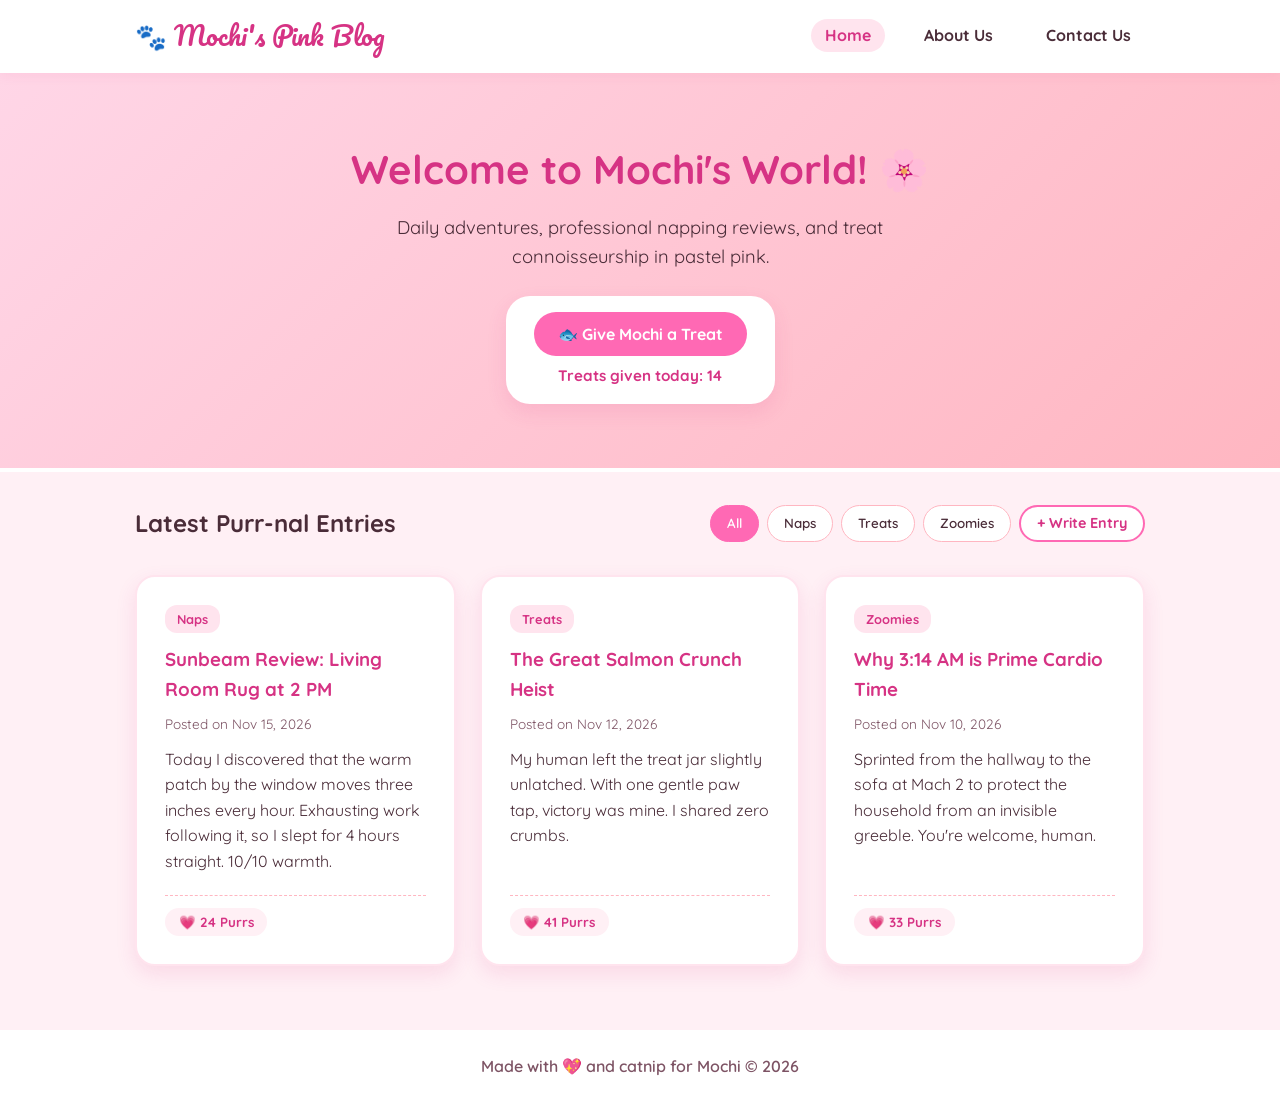
<file: index.html>
<!DOCTYPE html>
<html lang="en">
<head>
    <meta charset="UTF-8">
    <meta name="viewport" content="width=device-width, initial-scale=1.0">
    <title>Mochi's Purr-fect Pink Blog | Home</title>
    <link rel="stylesheet" href="style.css">
    <link href="https://fonts.googleapis.com/css2?family=Quicksand:wght@400;600;700&family=Pacifico&display=swap" rel="stylesheet">
</head>
<body>
    <header>
        <nav class="navbar">
            <a href="index.html" class="logo">🐾 Mochi's Pink Blog</a>
            <button class="menu-toggle" id="menu-toggle" aria-label="Toggle Menu">☰</button>
            <ul class="nav-links" id="nav-links">
                <li><a href="index.html" class="active">Home</a></li>
                <li><a href="about.html">About Us</a></li>
                <li><a href="contact.html">Contact Us</a></li>
            </ul>
        </nav>
    </header>

    <main>
        <section class="hero">
            <div class="hero-content">
                <h1>Welcome to Mochi's World! 🌸</h1>
                <p>Daily adventures, professional napping reviews, and treat connoisseurship in pastel pink.</p>
                <div class="treat-box">
                    <button id="treat-btn" class="btn-primary">🐟 Give Mochi a Treat</button>
                    <p class="treat-count">Treats given today: <span id="treat-counter">14</span></p>
                </div>
            </div>
        </section>

        <section class="blog-section container">
            <div class="section-header">
                <h2>Latest Purr-nal Entries</h2>
                <div class="filters">
                    <button class="filter-btn active" data-filter="all">All</button>
                    <button class="filter-btn" data-filter="Naps">Naps</button>
                    <button class="filter-btn" data-filter="Treats">Treats</button>
                    <button class="filter-btn" data-filter="Zoomies">Zoomies</button>
                    <button id="open-modal-btn" class="btn-secondary">+ Write Entry</button>
                </div>
            </div>

            <div class="blog-grid" id="blog-grid">
                <!-- Posts injected via script.js -->
            </div>
        </section>
    </main>

    <!-- Modal for New Entry -->
    <div id="post-modal" class="modal hidden">
        <div class="modal-content">
            <span class="close-modal" id="close-modal">&times;</span>
            <h2>Write a New Cat Entry ✍️</h2>
            <form id="new-post-form">
                <label for="post-title">Entry Title</label>
                <input type="text" id="post-title" required placeholder="e.g., The Red Dot Escape">

                <label for="post-category">Category</label>
                <select id="post-category">
                    <option value="Naps">Naps</option>
                    <option value="Treats">Treats</option>
                    <option value="Zoomies">Zoomies</option>
                </select>

                <label for="post-content">Story</label>
                <textarea id="post-content" rows="4" required placeholder="Tell everyone what Mochi did today..."></textarea>

                <button type="submit" class="btn-primary">Publish Post</button>
            </form>
        </div>
    </div>

    <footer>
        <p>Made with 💖 and catnip for Mochi &copy; 2026</p>
    </footer>

    <script src="script.js"></script>
</body>
</html>
</file>
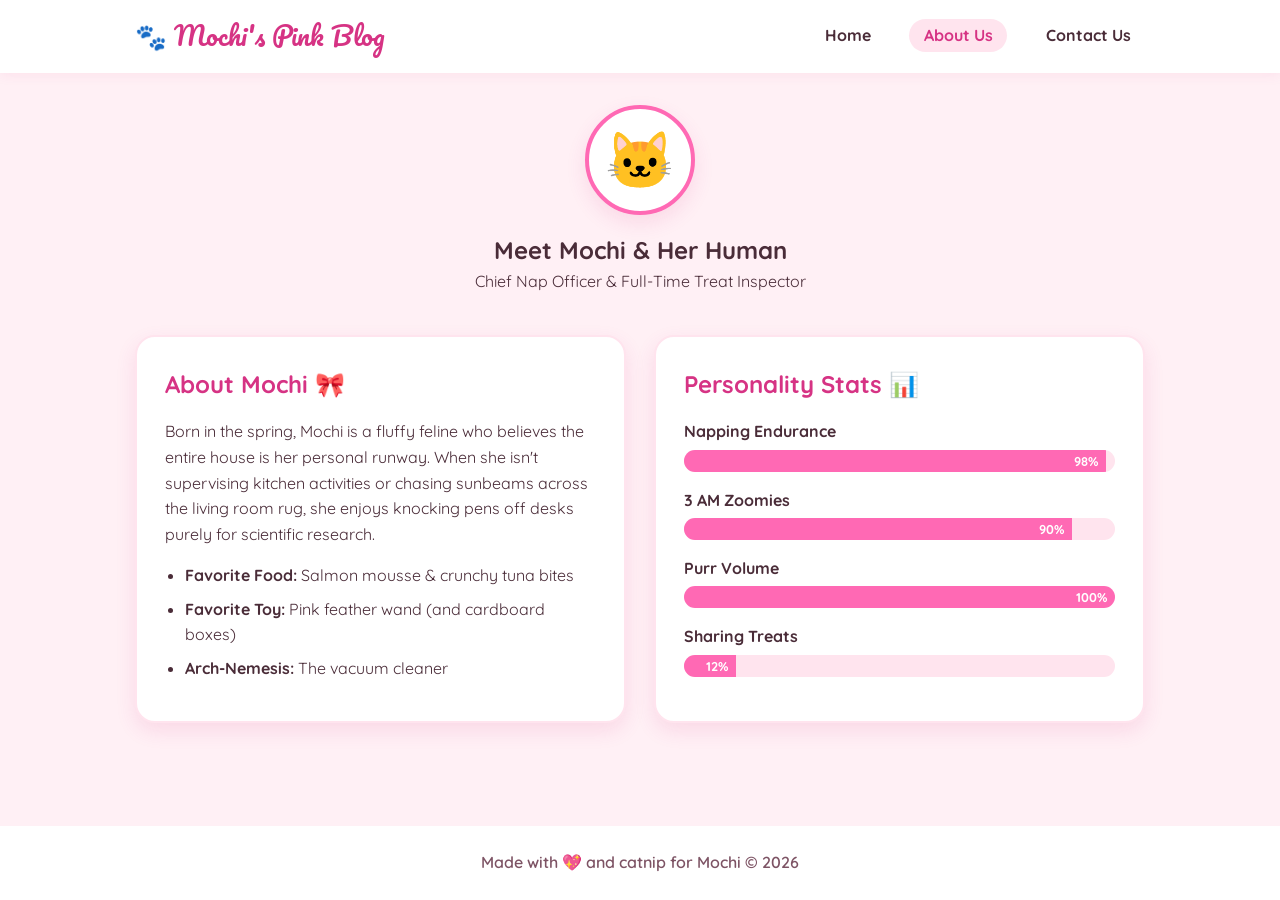
<file: about.html>
<!DOCTYPE html>
<html lang="en">
<head>
    <meta charset="UTF-8">
    <meta name="viewport" content="width=device-width, initial-scale=1.0">
    <title>Mochi's Purr-fect Pink Blog | About Us</title>
    <link rel="stylesheet" href="style.css">
    <link href="https://fonts.googleapis.com/css2?family=Quicksand:wght@400;600;700&family=Pacifico&display=swap" rel="stylesheet">
</head>
<body>
    <header>
        <nav class="navbar">
            <a href="index.html" class="logo">🐾 Mochi's Pink Blog</a>
            <button class="menu-toggle" id="menu-toggle" aria-label="Toggle Menu">☰</button>
            <ul class="nav-links" id="nav-links">
                <li><a href="index.html">Home</a></li>
                <li><a href="about.html" class="active">About Us</a></li>
                <li><a href="contact.html">Contact Us</a></li>
            </ul>
        </nav>
    </header>

    <main class="container">
        <section class="about-hero">
            <div class="avatar-circle">🐱</div>
            <h1>Meet Mochi & Her Human</h1>
            <p class="subtitle">Chief Nap Officer & Full-Time Treat Inspector</p>
        </section>

        <section class="about-grid">
            <div class="card">
                <h2>About Mochi 🎀</h2>
                <p>Born in the spring, Mochi is a fluffy feline who believes the entire house is her personal runway. When she isn't supervising kitchen activities or chasing sunbeams across the living room rug, she enjoys knocking pens off desks purely for scientific research.</p>
                <ul class="favorites-list">
                    <li><strong>Favorite Food:</strong> Salmon mousse & crunchy tuna bites</li>
                    <li><strong>Favorite Toy:</strong> Pink feather wand (and cardboard boxes)</li>
                    <li><strong>Arch-Nemesis:</strong> The vacuum cleaner</li>
                </ul>
            </div>

            <div class="card">
                <h2>Personality Stats 📊</h2>
                <div class="stat">
                    <span>Napping Endurance</span>
                    <div class="bar"><div class="fill" style="width: 98%;">98%</div></div>
                </div>
                <div class="stat">
                    <span>3 AM Zoomies</span>
                    <div class="bar"><div class="fill" style="width: 90%;">90%</div></div>
                </div>
                <div class="stat">
                    <span>Purr Volume</span>
                    <div class="bar"><div class="fill" style="width: 100%;">100%</div></div>
                </div>
                <div class="stat">
                    <span>Sharing Treats</span>
                    <div class="bar"><div class="fill" style="width: 12%;">12%</div></div>
                </div>
            </div>
        </section>
    </main>

    <footer>
        <p>Made with 💖 and catnip for Mochi &copy; 2026</p>
    </footer>

    <script src="script.js"></script>
</body>
</html>
</file>
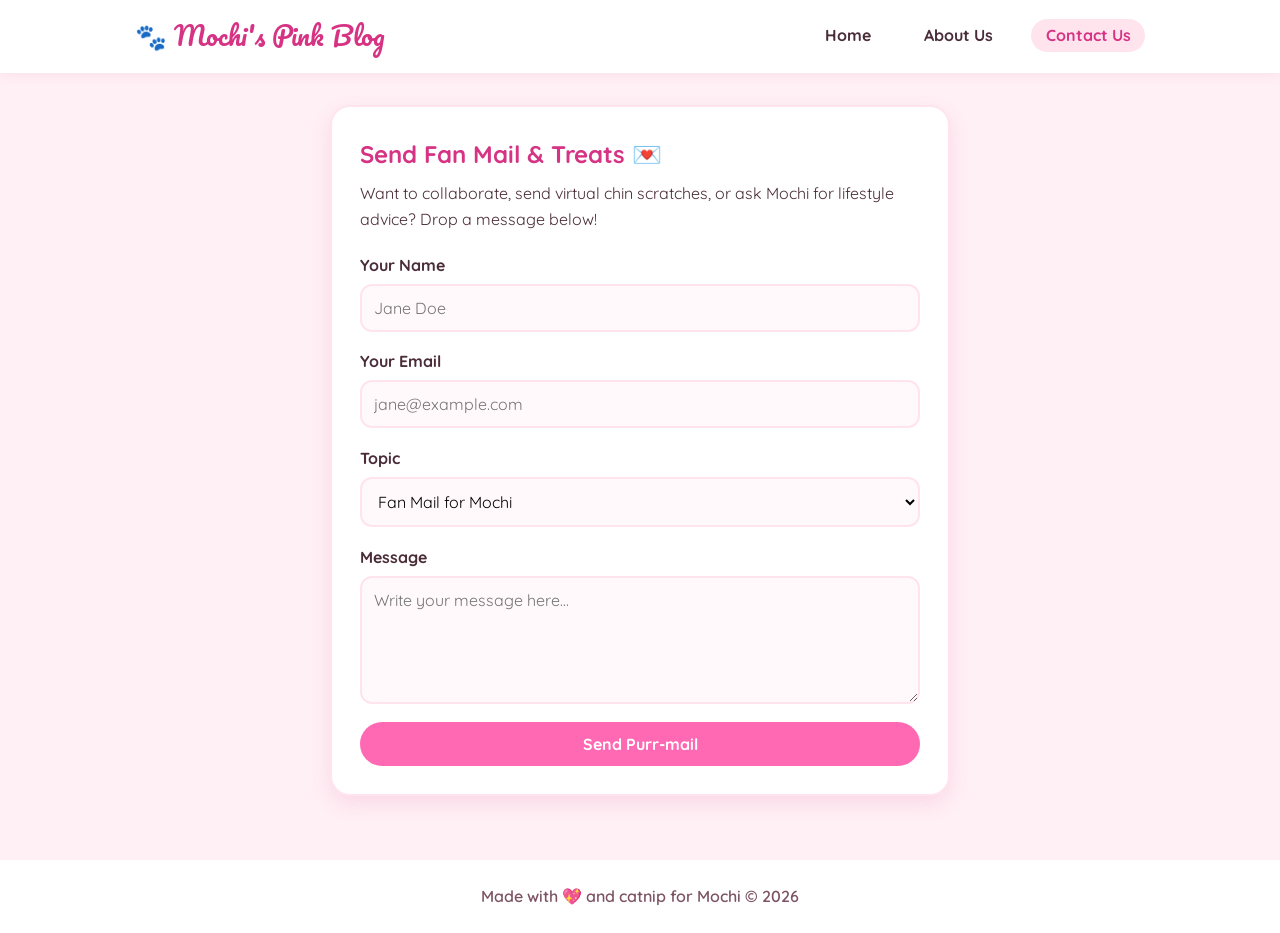
<file: contact.html>
<!DOCTYPE html>
<html lang="en">
<head>
    <meta charset="UTF-8">
    <meta name="viewport" content="width=device-width, initial-scale=1.0">
    <title>Mochi's Purr-fect Pink Blog | Contact Us</title>
    <link rel="stylesheet" href="style.css">
    <link href="https://fonts.googleapis.com/css2?family=Quicksand:wght@400;600;700&family=Pacifico&display=swap" rel="stylesheet">
</head>
<body>
    <header>
        <nav class="navbar">
            <a href="index.html" class="logo">🐾 Mochi's Pink Blog</a>
            <button class="menu-toggle" id="menu-toggle" aria-label="Toggle Menu">☰</button>
            <ul class="nav-links" id="nav-links">
                <li><a href="index.html">Home</a></li>
                <li><a href="about.html">About Us</a></li>
                <li><a href="contact.html" class="active">Contact Us</a></li>
            </ul>
        </nav>
    </header>

    <main class="container">
        <section class="contact-wrapper">
            <div class="card contact-card">
                <h1>Send Fan Mail & Treats 💌</h1>
                <p>Want to collaborate, send virtual chin scratches, or ask Mochi for lifestyle advice? Drop a message below!</p>

                <form id="contact-form">
                    <label for="name">Your Name</label>
                    <input type="text" id="name" required placeholder="Jane Doe">

                    <label for="email">Your Email</label>
                    <input type="email" id="email" required placeholder="jane@example.com">

                    <label for="subject">Topic</label>
                    <select id="subject">
                        <option value="Fan Mail">Fan Mail for Mochi</option>
                        <option value="Treat Sponsorship">Treat Sponsorship</option>
                        <option value="Question">General Question</option>
                    </select>

                    <label for="message">Message</label>
                    <textarea id="message" rows="5" required placeholder="Write your message here..."></textarea>

                    <button type="submit" class="btn-primary">Send Purr-mail</button>
                </form>

                <div id="form-success" class="success-banner hidden">
                    🎉 Thank you! Mochi has received your message and responded with a slow blink.
                </div>
            </div>
        </section>
    </main>

    <footer>
        <p>Made with 💖 and catnip for Mochi &copy; 2026</p>
    </footer>

    <script src="script.js"></script>
</body>
</html>
</file>
<file: style.css>
:root {
    --pink-bg: #fff0f5;
    --pink-light: #ffe4ee;
    --pink-mid: #ffb6c1;
    --pink-hot: #ff69b4;
    --pink-dark: #d63384;
    --text-main: #4a2c38;
    --text-muted: #7d5364;
    --white: #ffffff;
    --shadow: 0 8px 20px rgba(214, 51, 132, 0.12);
}

* {
    box-sizing: border-box;
    margin: 0;
    padding: 0;
}

body {
    font-family: 'Quicksand', sans-serif;
    background-color: var(--pink-bg);
    color: var(--text-main);
    line-height: 1.6;
    display: flex;
    flex-direction: column;
    min-height: 100vh;
}

main {
    flex: 1;
}

.container {
    max-width: 1050px;
    margin: 0 auto;
    padding: 2rem 1.25rem;
}

/* Navbar */
header {
    background-color: var(--white);
    box-shadow: 0 2px 12px rgba(214, 51, 132, 0.08);
    position: sticky;
    top: 0;
    z-index: 100;
}

.navbar {
    max-width: 1050px;
    margin: 0 auto;
    padding: 1rem 1.25rem;
    display: flex;
    justify-content: space-between;
    align-items: center;
}

.logo {
    font-family: 'Pacifico', cursive;
    font-size: 1.6rem;
    color: var(--pink-dark);
    text-decoration: none;
}

.nav-links {
    list-style: none;
    display: flex;
    gap: 1.5rem;
}

.nav-links a {
    text-decoration: none;
    color: var(--text-main);
    font-weight: 700;
    padding: 0.4rem 0.9rem;
    border-radius: 20px;
    transition: all 0.2s ease;
}

.nav-links a:hover,
.nav-links a.active {
    background-color: var(--pink-light);
    color: var(--pink-dark);
}

.menu-toggle {
    display: none;
    background: none;
    border: none;
    font-size: 1.6rem;
    color: var(--pink-dark);
    cursor: pointer;
}

/* Hero */
.hero {
    background: linear-gradient(135deg, #ffd6e7 0%, #ffb6c1 100%);
    text-align: center;
    padding: 4rem 1.25rem;
    border-bottom: 4px solid var(--white);
}

.hero h1 {
    font-size: 2.5rem;
    color: var(--pink-dark);
    margin-bottom: 0.75rem;
}

.hero p {
    font-size: 1.15rem;
    max-width: 600px;
    margin: 0 auto 1.5rem;
}

.treat-box {
    display: inline-flex;
    flex-direction: column;
    align-items: center;
    background: var(--white);
    padding: 1rem 1.75rem;
    border-radius: 24px;
    box-shadow: var(--shadow);
}

.treat-count {
    margin: 0.5rem 0 0 !important;
    font-size: 0.95rem !important;
    font-weight: 700;
    color: var(--pink-dark);
}

/* Buttons */
.btn-primary {
    background-color: var(--pink-hot);
    color: var(--white);
    border: none;
    padding: 0.75rem 1.5rem;
    font-size: 1rem;
    font-weight: 700;
    border-radius: 25px;
    cursor: pointer;
    font-family: inherit;
    transition: transform 0.15s ease, background-color 0.2s ease;
}

.btn-primary:hover {
    background-color: var(--pink-dark);
    transform: translateY(-2px);
}

.btn-secondary {
    background-color: var(--white);
    color: var(--pink-dark);
    border: 2px solid var(--pink-hot);
    padding: 0.45rem 1rem;
    font-size: 0.9rem;
    font-weight: 700;
    border-radius: 20px;
    cursor: pointer;
    font-family: inherit;
}

.btn-secondary:hover {
    background-color: var(--pink-hot);
    color: var(--white);
}

/* Blog Section */
.section-header {
    display: flex;
    justify-content: space-between;
    align-items: center;
    flex-wrap: wrap;
    gap: 1rem;
    margin-bottom: 2rem;
}

.filters {
    display: flex;
    gap: 0.5rem;
    flex-wrap: wrap;
}

.filter-btn {
    background: var(--white);
    border: 1px solid var(--pink-mid);
    padding: 0.45rem 1rem;
    border-radius: 20px;
    cursor: pointer;
    font-family: inherit;
    font-weight: 600;
    color: var(--text-main);
}

.filter-btn.active,
.filter-btn:hover {
    background: var(--pink-hot);
    color: var(--white);
    border-color: var(--pink-hot);
}

.blog-grid {
    display: grid;
    grid-template-columns: repeat(auto-fill, minmax(300px, 1fr));
    gap: 1.5rem;
}

.card {
    background: var(--white);
    border-radius: 20px;
    padding: 1.75rem;
    box-shadow: var(--shadow);
    border: 2px solid var(--pink-light);
}

.post-card {
    display: flex;
    flex-direction: column;
    justify-content: space-between;
    transition: transform 0.2s ease;
}

.post-card:hover {
    transform: translateY(-4px);
}

.badge {
    display: inline-block;
    background-color: var(--pink-light);
    color: var(--pink-dark);
    font-size: 0.8rem;
    font-weight: 700;
    padding: 0.25rem 0.75rem;
    border-radius: 12px;
    margin-bottom: 0.75rem;
}

.post-card h3 {
    color: var(--pink-dark);
    margin-bottom: 0.5rem;
}

.post-meta {
    font-size: 0.85rem;
    color: var(--text-muted);
    margin-bottom: 0.75rem;
}

.post-footer {
    margin-top: 1.25rem;
    padding-top: 0.75rem;
    border-top: 1px dashed var(--pink-mid);
    display: flex;
    justify-content: space-between;
    align-items: center;
}

.like-btn {
    background: var(--pink-bg);
    border: none;
    padding: 0.4rem 0.85rem;
    border-radius: 15px;
    cursor: pointer;
    font-weight: 700;
    color: var(--pink-dark);
    font-family: inherit;
}

/* About Page */
.about-hero {
    text-align: center;
    margin-bottom: 2.5rem;
}

.avatar-circle {
    width: 110px;
    height: 110px;
    background: var(--white);
    border: 4px solid var(--pink-hot);
    border-radius: 50%;
    display: flex;
    align-items: center;
    justify-content: center;
    font-size: 3.5rem;
    margin: 0 auto 1rem;
    box-shadow: var(--shadow);
}

.about-grid {
    display: grid;
    grid-template-columns: repeat(auto-fit, minmax(300px, 1fr));
    gap: 1.75rem;
}

.about-grid h2 {
    color: var(--pink-dark);
    margin-bottom: 1rem;
}

.favorites-list {
    margin-top: 1rem;
    padding-left: 1.25rem;
}

.favorites-list li {
    margin-bottom: 0.5rem;
}

.stat {
    margin-bottom: 1rem;
}

.stat span {
    display: block;
    font-weight: 700;
    margin-bottom: 0.3rem;
}

.bar {
    background: var(--pink-light);
    border-radius: 12px;
    overflow: hidden;
    height: 22px;
}

.fill {
    background: var(--pink-hot);
    color: var(--white);
    font-size: 0.8rem;
    font-weight: 700;
    text-align: right;
    padding-right: 8px;
    line-height: 22px;
}

/* Contact Page & Forms */
.contact-wrapper {
    max-width: 620px;
    margin: 0 auto;
}

.contact-card h1 {
    color: var(--pink-dark);
    margin-bottom: 0.5rem;
}

form {
    display: flex;
    flex-direction: column;
    margin-top: 1.25rem;
}

label {
    font-weight: 700;
    margin-bottom: 0.35rem;
}

input, select, textarea {
    padding: 0.75rem;
    border: 2px solid var(--pink-light);
    border-radius: 12px;
    margin-bottom: 1.1rem;
    font-family: inherit;
    font-size: 1rem;
    background: #fff9fb;
}

input:focus, select:focus, textarea:focus {
    outline: none;
    border-color: var(--pink-hot);
}

.success-banner {
    margin-top: 1.25rem;
    background: #ffe4ee;
    border: 2px solid var(--pink-hot);
    color: var(--pink-dark);
    padding: 1rem;
    border-radius: 12px;
    font-weight: 700;
    text-align: center;
}

/* Modal */
.modal {
    position: fixed;
    inset: 0;
    background: rgba(74, 44, 56, 0.5);
    display: flex;
    align-items: center;
    justify-content: center;
    padding: 1rem;
    z-index: 200;
}

.modal-content {
    background: var(--white);
    padding: 2rem;
    border-radius: 20px;
    width: 100%;
    max-width: 480px;
    position: relative;
}

.close-modal {
    position: absolute;
    top: 1rem;
    right: 1.25rem;
    font-size: 1.75rem;
    cursor: pointer;
    color: var(--pink-dark);
}

.hidden {
    display: none !important;
}

/* Footer */
footer {
    text-align: center;
    padding: 1.5rem;
    background: var(--white);
    color: var(--text-muted);
    font-weight: 600;
    margin-top: 2rem;
}

@media (max-width: 680px) {
    .menu-toggle {
        display: block;
    }
    .nav-links {
        display: none;
        flex-direction: column;
        position: absolute;
        top: 64px;
        left: 0;
        right: 0;
        background: var(--white);
        padding: 1rem;
        box-shadow: var(--shadow);
    }
    .nav-links.show {
        display: flex;
    }
}
</file>
